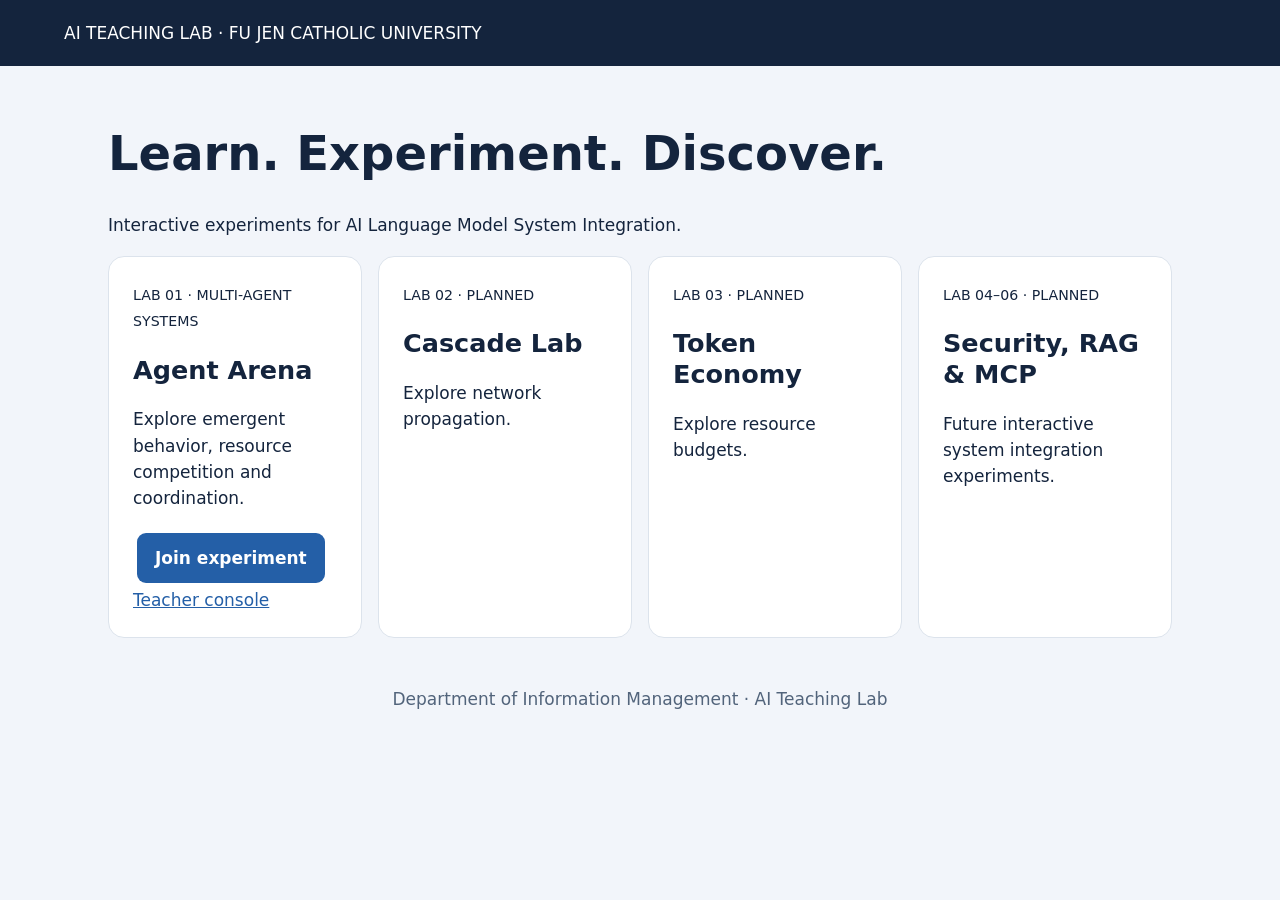
<file: index.html>
<!doctype html><html lang="en"><meta charset="utf-8"><meta name="viewport" content="width=device-width,initial-scale=1"><title>AI Teaching Lab</title><link rel="stylesheet" href="assets/style.css"><header>AI TEACHING LAB · FU JEN CATHOLIC UNIVERSITY</header><main><h1>Learn. Experiment. Discover.</h1><p>Interactive experiments for AI Language Model System Integration.</p><div class="grid"><section><small>LAB 01 · MULTI-AGENT SYSTEMS</small><h2>Agent Arena</h2><p>Explore emergent behavior, resource competition and coordination.</p><a class="button" href="experiments/agent-arena/player.html">Join experiment</a><a href="experiments/agent-arena/teacher.html">Teacher console</a></section><section><small>LAB 02 · PLANNED</small><h2>Cascade Lab</h2><p>Explore network propagation.</p></section><section><small>LAB 03 · PLANNED</small><h2>Token Economy</h2><p>Explore resource budgets.</p></section><section><small>LAB 04–06 · PLANNED</small><h2>Security, RAG & MCP</h2><p>Future interactive system integration experiments.</p></section></div></main><footer>Department of Information Management · AI Teaching Lab</footer></html>
</file>
<file: assets/style.css>
*{box-sizing:border-box}body{margin:0;background:#f2f5fa;color:#14243d;font:17px/1.55 system-ui,sans-serif}header{background:#14243d;color:white;padding:20px max(5vw,16px)}header a{color:white}main{max-width:1100px;margin:auto;padding:28px 18px}h1{font-size:clamp(28px,4vw,48px);line-height:1.12}h2{line-height:1.2}section,.panel{background:white;border:1px solid #dce3ec;border-radius:16px;padding:24px;margin:16px 0}.grid{display:grid;grid-template-columns:repeat(auto-fit,minmax(220px,1fr));gap:16px}.grid section{margin:0}button,.button{display:inline-block;background:#245fa7;color:white;border:0;border-radius:9px;padding:12px 18px;font:inherit;font-weight:650;text-decoration:none;cursor:pointer;margin:4px}button:disabled{opacity:.45;cursor:default}input,select{font:inherit;padding:10px;border:1px solid #aab8c9;border-radius:8px;max-width:100%;margin:5px}label{display:block;font-size:14px;font-weight:650}.muted{color:#52647b}.big{font-size:2.5rem;font-weight:750}.bad{color:#b52235}.good{color:#147548}.a{background:#245fa7}.b{background:#ad6517}.dots{display:flex;flex-wrap:wrap;gap:5px;margin:15px 0}.dot{width:13px;height:13px;border-radius:50%;animation:appear .45s both}@keyframes appear{from{opacity:0;transform:translateY(-12px)}to{opacity:1;transform:translateY(0)}}.bar{height:14px;background:#e3e8ef;border-radius:8px;overflow:hidden}.bar span{display:block;height:100%;transition:width .5s}table{width:100%;border-collapse:collapse}td,th{text-align:left;padding:8px;border-bottom:1px solid #e0e6ee}canvas{max-width:100%}#message{white-space:pre-wrap;color:#9a3040}footer{padding:20px;color:#52647b;text-align:center}a{color:#245fa7}.hide{display:none!important}svg{max-width:100%} @media(prefers-reduced-motion:reduce){*{animation:none!important;transition:none!important}}
</file>
